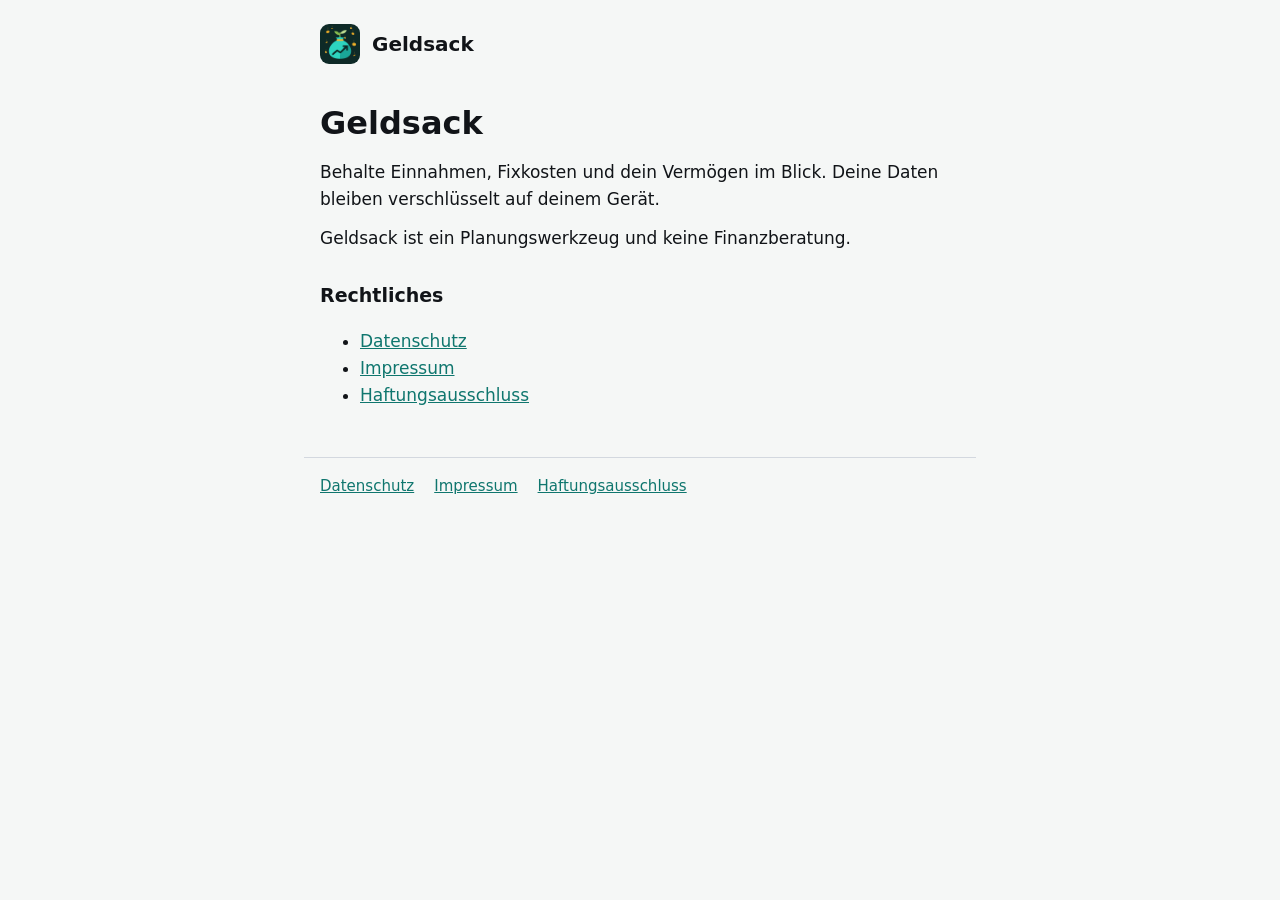
<file: index.html>
<!doctype html>
<html lang="de">
<head>
  <meta charset="utf-8">
  <meta name="viewport" content="width=device-width, initial-scale=1">
  <title>Geldsack · Geldsack</title>
  <link rel="icon" href="icon.png">
  <link rel="stylesheet" href="style.css">
</head>
<body>
  <header>
    <a class="brand" href="index.html"><img src="icon.png" alt="" width="40" height="40">Geldsack</a>
  </header>
  <main>
    <h1>Geldsack</h1>
    <p>Behalte Einnahmen, Fixkosten und dein Vermögen im Blick. Deine Daten bleiben verschlüsselt auf deinem Gerät.</p>
    <p>Geldsack ist ein Planungswerkzeug und keine Finanzberatung.</p>
    <section>
      <h2>Rechtliches</h2>
      <ul>
        <li><a href="datenschutz.html">Datenschutz</a></li>
        <li><a href="impressum.html">Impressum</a></li>
        <li><a href="haftungsausschluss.html">Haftungsausschluss</a></li>
      </ul>
    </section>
  </main>
  <footer>
    <nav>
      <a href="datenschutz.html">Datenschutz</a>
      <a href="impressum.html">Impressum</a>
      <a href="haftungsausschluss.html">Haftungsausschluss</a>
    </nav>
  </footer>
</body>
</html>
</file>
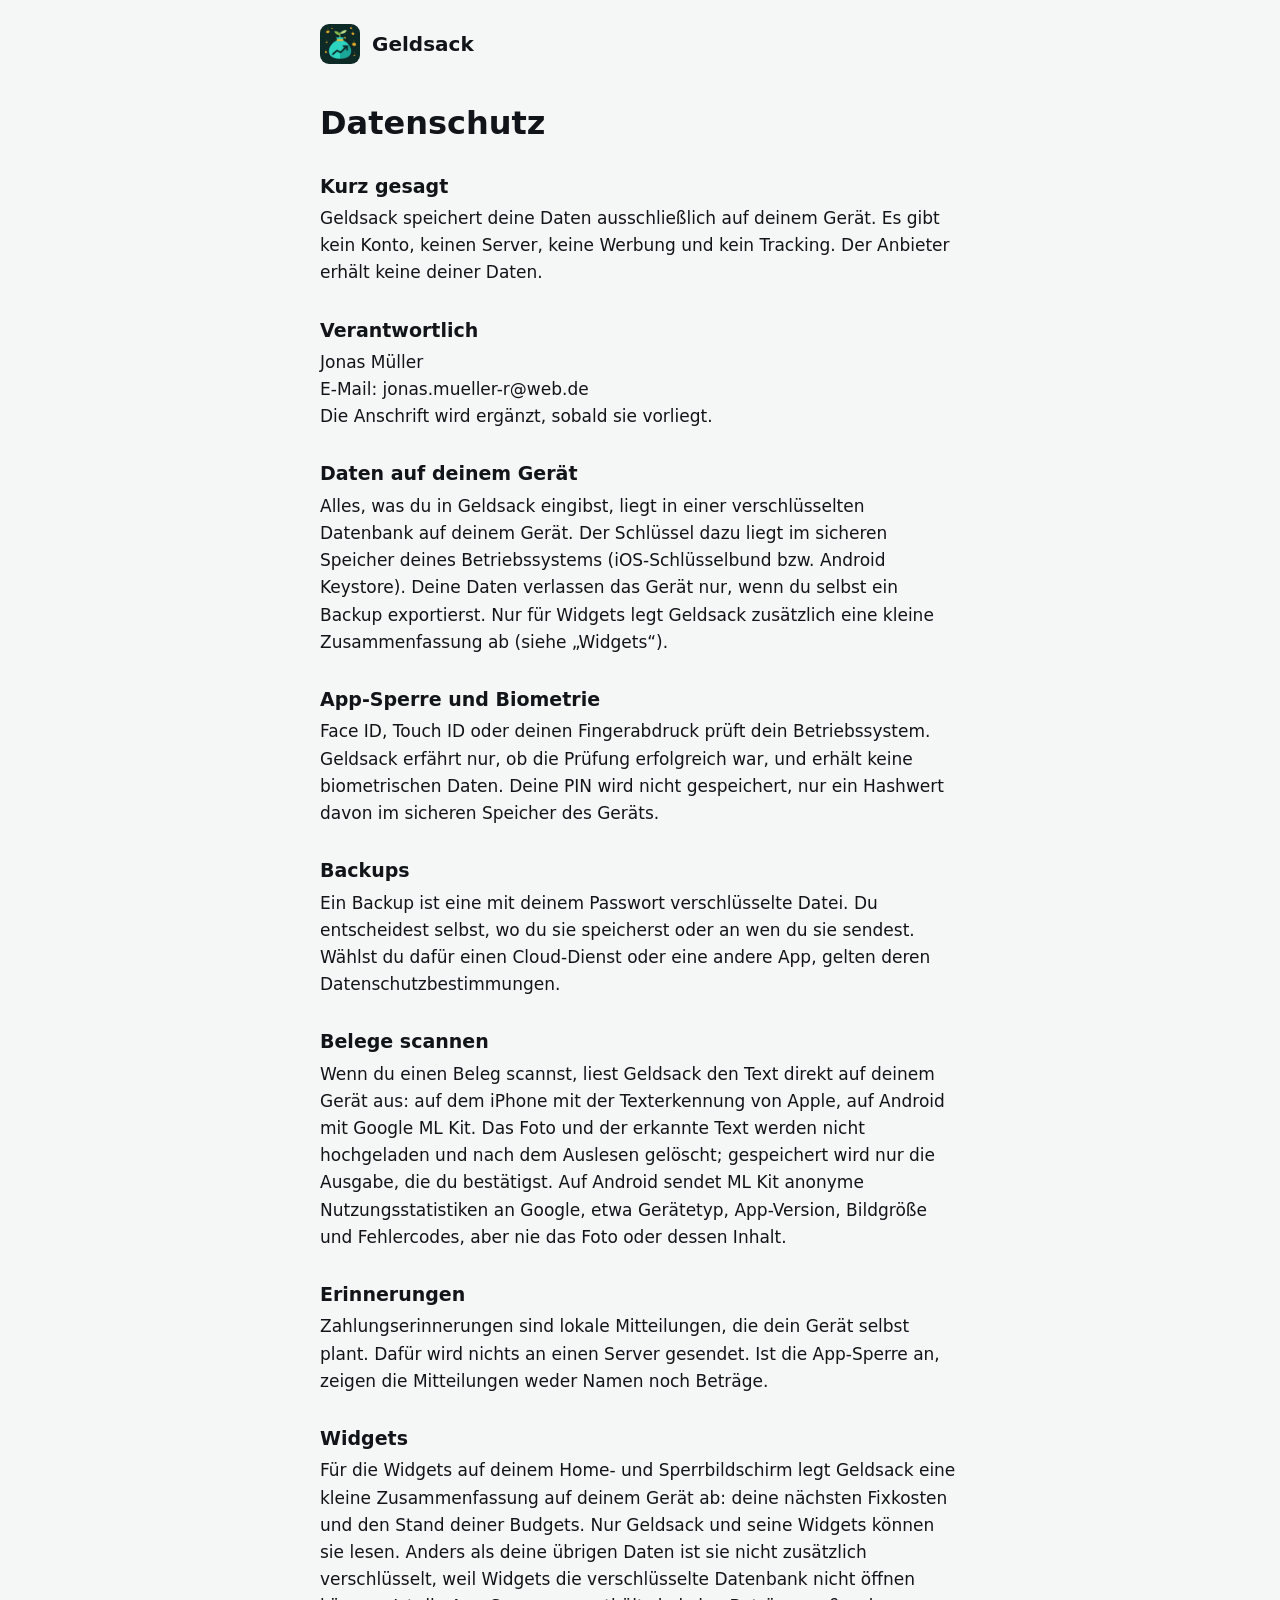
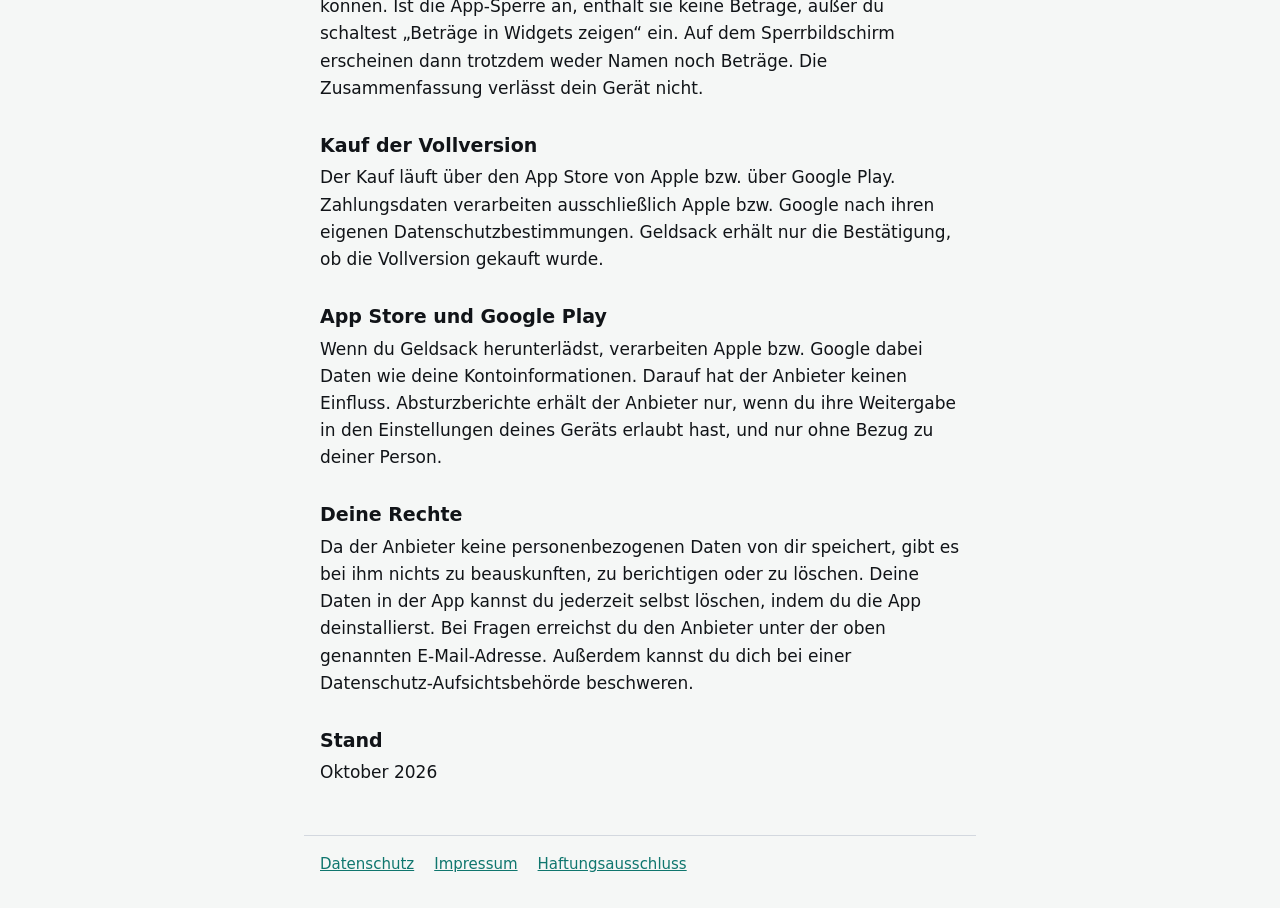
<file: datenschutz.html>
<!doctype html>
<html lang="de">
<head>
  <meta charset="utf-8">
  <meta name="viewport" content="width=device-width, initial-scale=1">
  <title>Datenschutz · Geldsack</title>
  <link rel="icon" href="icon.png">
  <link rel="stylesheet" href="style.css">
</head>
<body>
  <header>
    <a class="brand" href="index.html"><img src="icon.png" alt="" width="40" height="40">Geldsack</a>
  </header>
  <main>
    <h1>Datenschutz</h1>
    <section>
      <h2>Kurz gesagt</h2>
      <p>Geldsack speichert deine Daten ausschließlich auf deinem Gerät. Es gibt kein Konto, keinen Server, keine Werbung und kein Tracking. Der Anbieter erhält keine deiner Daten.</p>
    </section>
    <section>
      <h2>Verantwortlich</h2>
      <p>Jonas Müller<br>
E-Mail: jonas.mueller-r@web.de<br>
Die Anschrift wird ergänzt, sobald sie vorliegt.</p>
    </section>
    <section>
      <h2>Daten auf deinem Gerät</h2>
      <p>Alles, was du in Geldsack eingibst, liegt in einer verschlüsselten Datenbank auf deinem Gerät. Der Schlüssel dazu liegt im sicheren Speicher deines Betriebssystems (iOS-Schlüsselbund bzw. Android Keystore). Deine Daten verlassen das Gerät nur, wenn du selbst ein Backup exportierst. Nur für Widgets legt Geldsack zusätzlich eine kleine Zusammenfassung ab (siehe „Widgets“).</p>
    </section>
    <section>
      <h2>App-Sperre und Biometrie</h2>
      <p>Face ID, Touch ID oder deinen Fingerabdruck prüft dein Betriebssystem. Geldsack erfährt nur, ob die Prüfung erfolgreich war, und erhält keine biometrischen Daten. Deine PIN wird nicht gespeichert, nur ein Hashwert davon im sicheren Speicher des Geräts.</p>
    </section>
    <section>
      <h2>Backups</h2>
      <p>Ein Backup ist eine mit deinem Passwort verschlüsselte Datei. Du entscheidest selbst, wo du sie speicherst oder an wen du sie sendest. Wählst du dafür einen Cloud-Dienst oder eine andere App, gelten deren Datenschutzbestimmungen.</p>
    </section>
    <section>
      <h2>Belege scannen</h2>
      <p>Wenn du einen Beleg scannst, liest Geldsack den Text direkt auf deinem Gerät aus: auf dem iPhone mit der Texterkennung von Apple, auf Android mit Google ML Kit. Das Foto und der erkannte Text werden nicht hochgeladen und nach dem Auslesen gelöscht; gespeichert wird nur die Ausgabe, die du bestätigst. Auf Android sendet ML Kit anonyme Nutzungsstatistiken an Google, etwa Gerätetyp, App-Version, Bildgröße und Fehlercodes, aber nie das Foto oder dessen Inhalt.</p>
    </section>
    <section>
      <h2>Erinnerungen</h2>
      <p>Zahlungserinnerungen sind lokale Mitteilungen, die dein Gerät selbst plant. Dafür wird nichts an einen Server gesendet. Ist die App-Sperre an, zeigen die Mitteilungen weder Namen noch Beträge.</p>
    </section>
    <section>
      <h2>Widgets</h2>
      <p>Für die Widgets auf deinem Home- und Sperrbildschirm legt Geldsack eine kleine Zusammenfassung auf deinem Gerät ab: deine nächsten Fixkosten und den Stand deiner Budgets. Nur Geldsack und seine Widgets können sie lesen. Anders als deine übrigen Daten ist sie nicht zusätzlich verschlüsselt, weil Widgets die verschlüsselte Datenbank nicht öffnen können. Ist die App-Sperre an, enthält sie keine Beträge, außer du schaltest „Beträge in Widgets zeigen“ ein. Auf dem Sperrbildschirm erscheinen dann trotzdem weder Namen noch Beträge. Die Zusammenfassung verlässt dein Gerät nicht.</p>
    </section>
    <section>
      <h2>Kauf der Vollversion</h2>
      <p>Der Kauf läuft über den App Store von Apple bzw. über Google Play. Zahlungsdaten verarbeiten ausschließlich Apple bzw. Google nach ihren eigenen Datenschutzbestimmungen. Geldsack erhält nur die Bestätigung, ob die Vollversion gekauft wurde.</p>
    </section>
    <section>
      <h2>App Store und Google Play</h2>
      <p>Wenn du Geldsack herunterlädst, verarbeiten Apple bzw. Google dabei Daten wie deine Kontoinformationen. Darauf hat der Anbieter keinen Einfluss. Absturzberichte erhält der Anbieter nur, wenn du ihre Weitergabe in den Einstellungen deines Geräts erlaubt hast, und nur ohne Bezug zu deiner Person.</p>
    </section>
    <section>
      <h2>Deine Rechte</h2>
      <p>Da der Anbieter keine personenbezogenen Daten von dir speichert, gibt es bei ihm nichts zu beauskunften, zu berichtigen oder zu löschen. Deine Daten in der App kannst du jederzeit selbst löschen, indem du die App deinstallierst. Bei Fragen erreichst du den Anbieter unter der oben genannten E-Mail-Adresse. Außerdem kannst du dich bei einer Datenschutz-Aufsichtsbehörde beschweren.</p>
    </section>
    <section>
      <h2>Stand</h2>
      <p>Oktober 2026</p>
    </section>
  </main>
  <footer>
    <nav>
      <a href="datenschutz.html">Datenschutz</a>
      <a href="impressum.html">Impressum</a>
      <a href="haftungsausschluss.html">Haftungsausschluss</a>
    </nav>
  </footer>
</body>
</html>
</file>
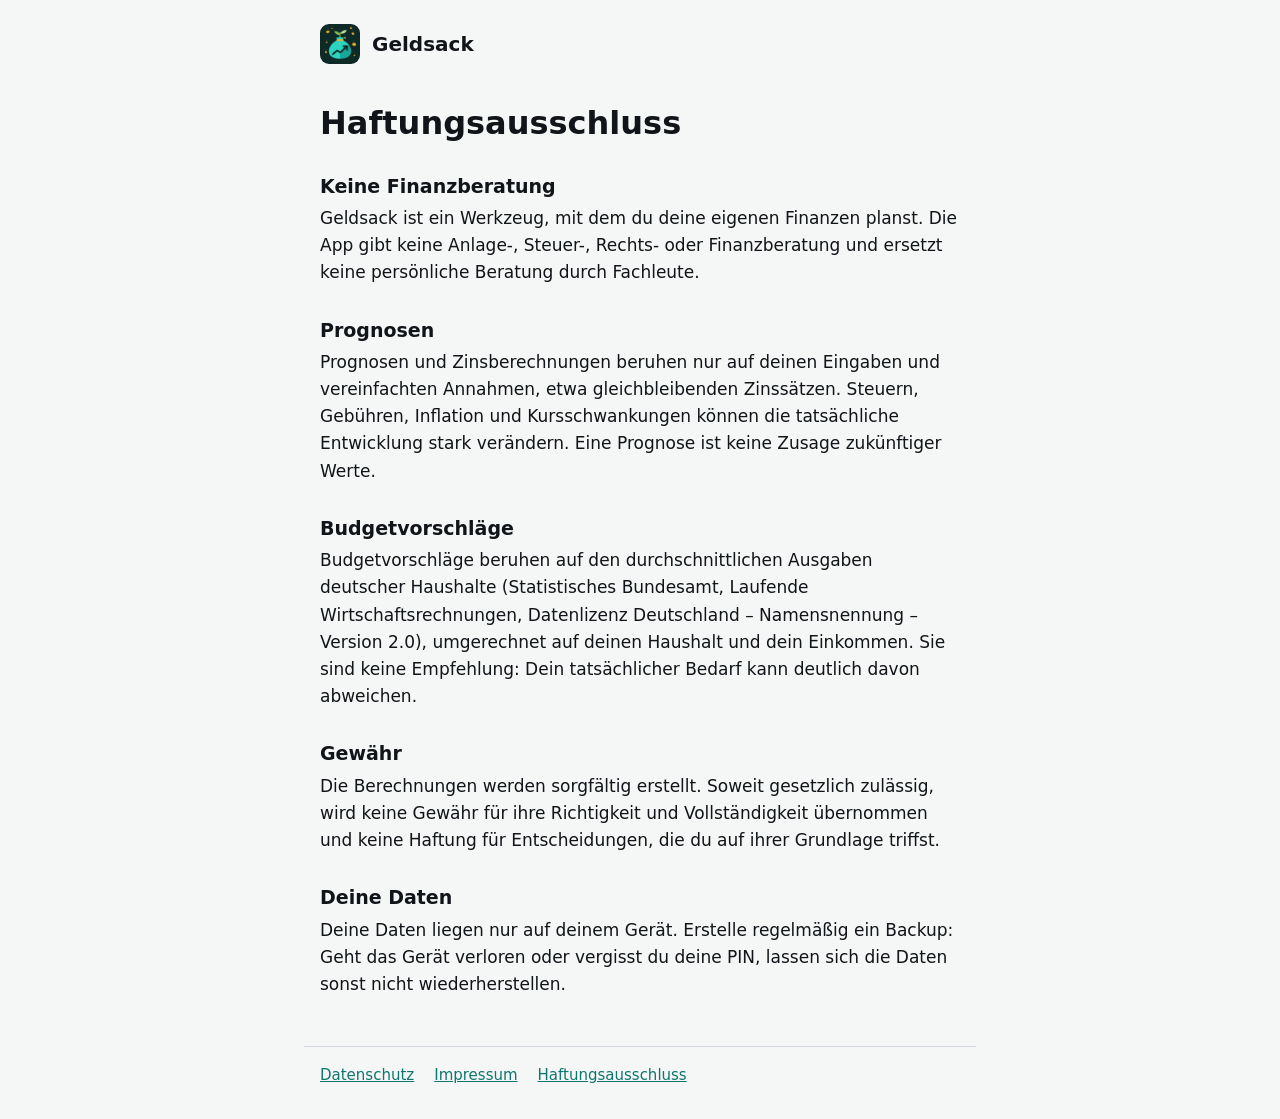
<file: haftungsausschluss.html>
<!doctype html>
<html lang="de">
<head>
  <meta charset="utf-8">
  <meta name="viewport" content="width=device-width, initial-scale=1">
  <title>Haftungsausschluss · Geldsack</title>
  <link rel="icon" href="icon.png">
  <link rel="stylesheet" href="style.css">
</head>
<body>
  <header>
    <a class="brand" href="index.html"><img src="icon.png" alt="" width="40" height="40">Geldsack</a>
  </header>
  <main>
    <h1>Haftungsausschluss</h1>
    <section>
      <h2>Keine Finanzberatung</h2>
      <p>Geldsack ist ein Werkzeug, mit dem du deine eigenen Finanzen planst. Die App gibt keine Anlage-, Steuer-, Rechts- oder Finanzberatung und ersetzt keine persönliche Beratung durch Fachleute.</p>
    </section>
    <section>
      <h2>Prognosen</h2>
      <p>Prognosen und Zinsberechnungen beruhen nur auf deinen Eingaben und vereinfachten Annahmen, etwa gleichbleibenden Zinssätzen. Steuern, Gebühren, Inflation und Kursschwankungen können die tatsächliche Entwicklung stark verändern. Eine Prognose ist keine Zusage zukünftiger Werte.</p>
    </section>
    <section>
      <h2>Budgetvorschläge</h2>
      <p>Budgetvorschläge beruhen auf den durchschnittlichen Ausgaben deutscher Haushalte (Statistisches Bundesamt, Laufende Wirtschaftsrechnungen, Datenlizenz Deutschland – Namensnennung – Version 2.0), umgerechnet auf deinen Haushalt und dein Einkommen. Sie sind keine Empfehlung: Dein tatsächlicher Bedarf kann deutlich davon abweichen.</p>
    </section>
    <section>
      <h2>Gewähr</h2>
      <p>Die Berechnungen werden sorgfältig erstellt. Soweit gesetzlich zulässig, wird keine Gewähr für ihre Richtigkeit und Vollständigkeit übernommen und keine Haftung für Entscheidungen, die du auf ihrer Grundlage triffst.</p>
    </section>
    <section>
      <h2>Deine Daten</h2>
      <p>Deine Daten liegen nur auf deinem Gerät. Erstelle regelmäßig ein Backup: Geht das Gerät verloren oder vergisst du deine PIN, lassen sich die Daten sonst nicht wiederherstellen.</p>
    </section>
  </main>
  <footer>
    <nav>
      <a href="datenschutz.html">Datenschutz</a>
      <a href="impressum.html">Impressum</a>
      <a href="haftungsausschluss.html">Haftungsausschluss</a>
    </nav>
  </footer>
</body>
</html>
</file>
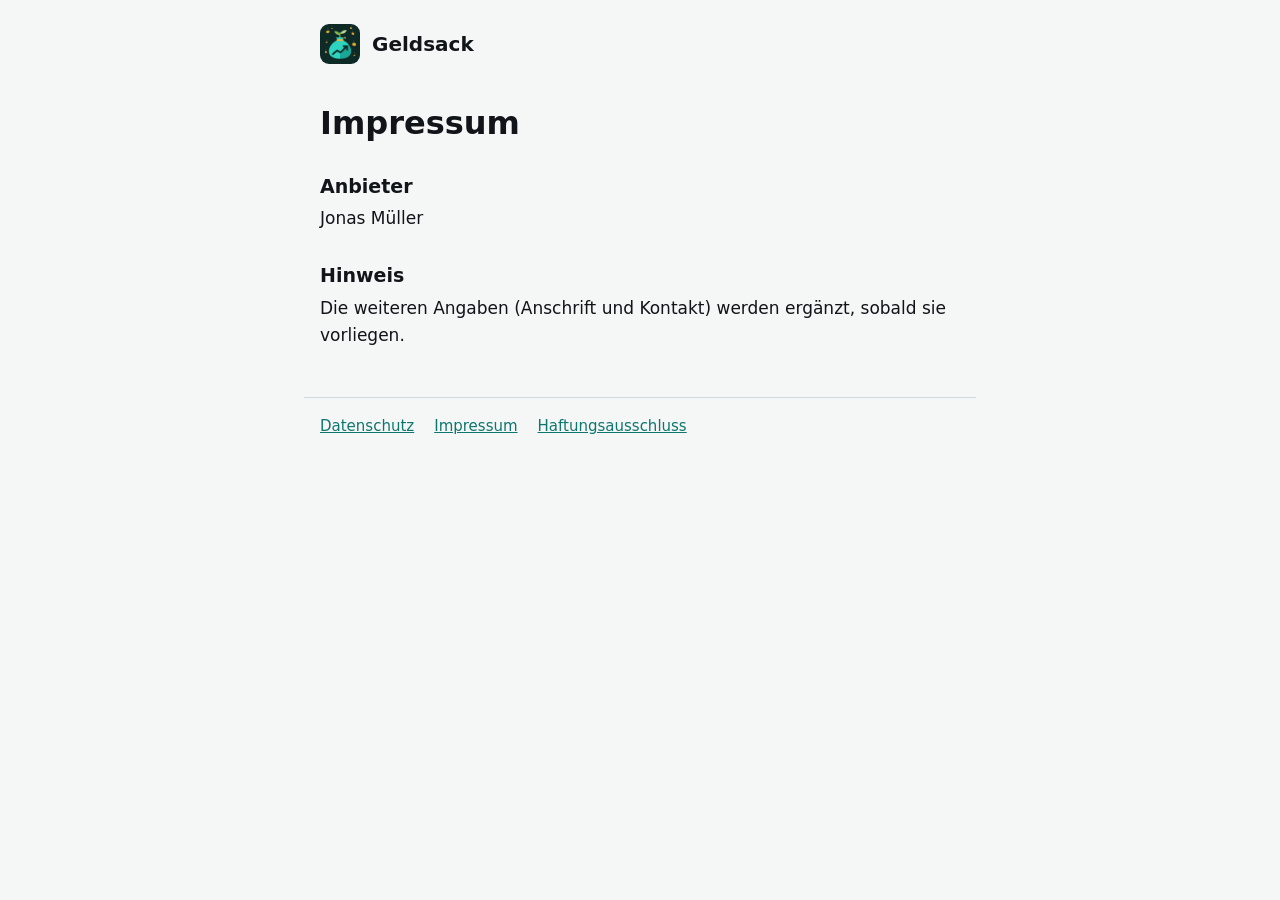
<file: impressum.html>
<!doctype html>
<html lang="de">
<head>
  <meta charset="utf-8">
  <meta name="viewport" content="width=device-width, initial-scale=1">
  <title>Impressum · Geldsack</title>
  <link rel="icon" href="icon.png">
  <link rel="stylesheet" href="style.css">
</head>
<body>
  <header>
    <a class="brand" href="index.html"><img src="icon.png" alt="" width="40" height="40">Geldsack</a>
  </header>
  <main>
    <h1>Impressum</h1>
    <section>
      <h2>Anbieter</h2>
      <p>Jonas Müller</p>
    </section>
    <section>
      <h2>Hinweis</h2>
      <p>Die weiteren Angaben (Anschrift und Kontakt) werden ergänzt, sobald sie vorliegen.</p>
    </section>
  </main>
  <footer>
    <nav>
      <a href="datenschutz.html">Datenschutz</a>
      <a href="impressum.html">Impressum</a>
      <a href="haftungsausschluss.html">Haftungsausschluss</a>
    </nav>
  </footer>
</body>
</html>
</file>
<file: style.css>
:root {
  --bg: #F5F7F6;
  --text: #111418;
  --muted: #5E6672;
  --accent: #0F766E;
  --border: #D3D8DF;
}
@media (prefers-color-scheme: dark) {
  :root {
    --bg: #0E2A27;
    --text: #F2F4F7;
    --muted: #9FD9CF;
    --accent: #2DD4BF;
    --border: #24443F;
  }
}
* { box-sizing: border-box; }
body {
  margin: 0;
  background: var(--bg);
  color: var(--text);
  font: 17px/1.6 system-ui, -apple-system, "Segoe UI", sans-serif;
}
header, main, footer { max-width: 42rem; margin: 0 auto; padding: 0 16px; }
header { padding-top: 24px; }
.brand { display: inline-flex; align-items: center; gap: 12px; font-weight: 700; font-size: 20px; color: var(--text); text-decoration: none; }
.brand img { border-radius: 9px; }
h1 { font-size: 32px; line-height: 1.2; margin: 32px 0 16px; }
h2 { font-size: 19px; margin: 28px 0 4px; }
p { margin: 0 0 12px; }
a { color: var(--accent); }
footer { margin-top: 48px; padding-bottom: 32px; border-top: 1px solid var(--border); }
footer nav { display: flex; flex-wrap: wrap; gap: 8px 20px; padding-top: 16px; font-size: 15px; }
</file>
